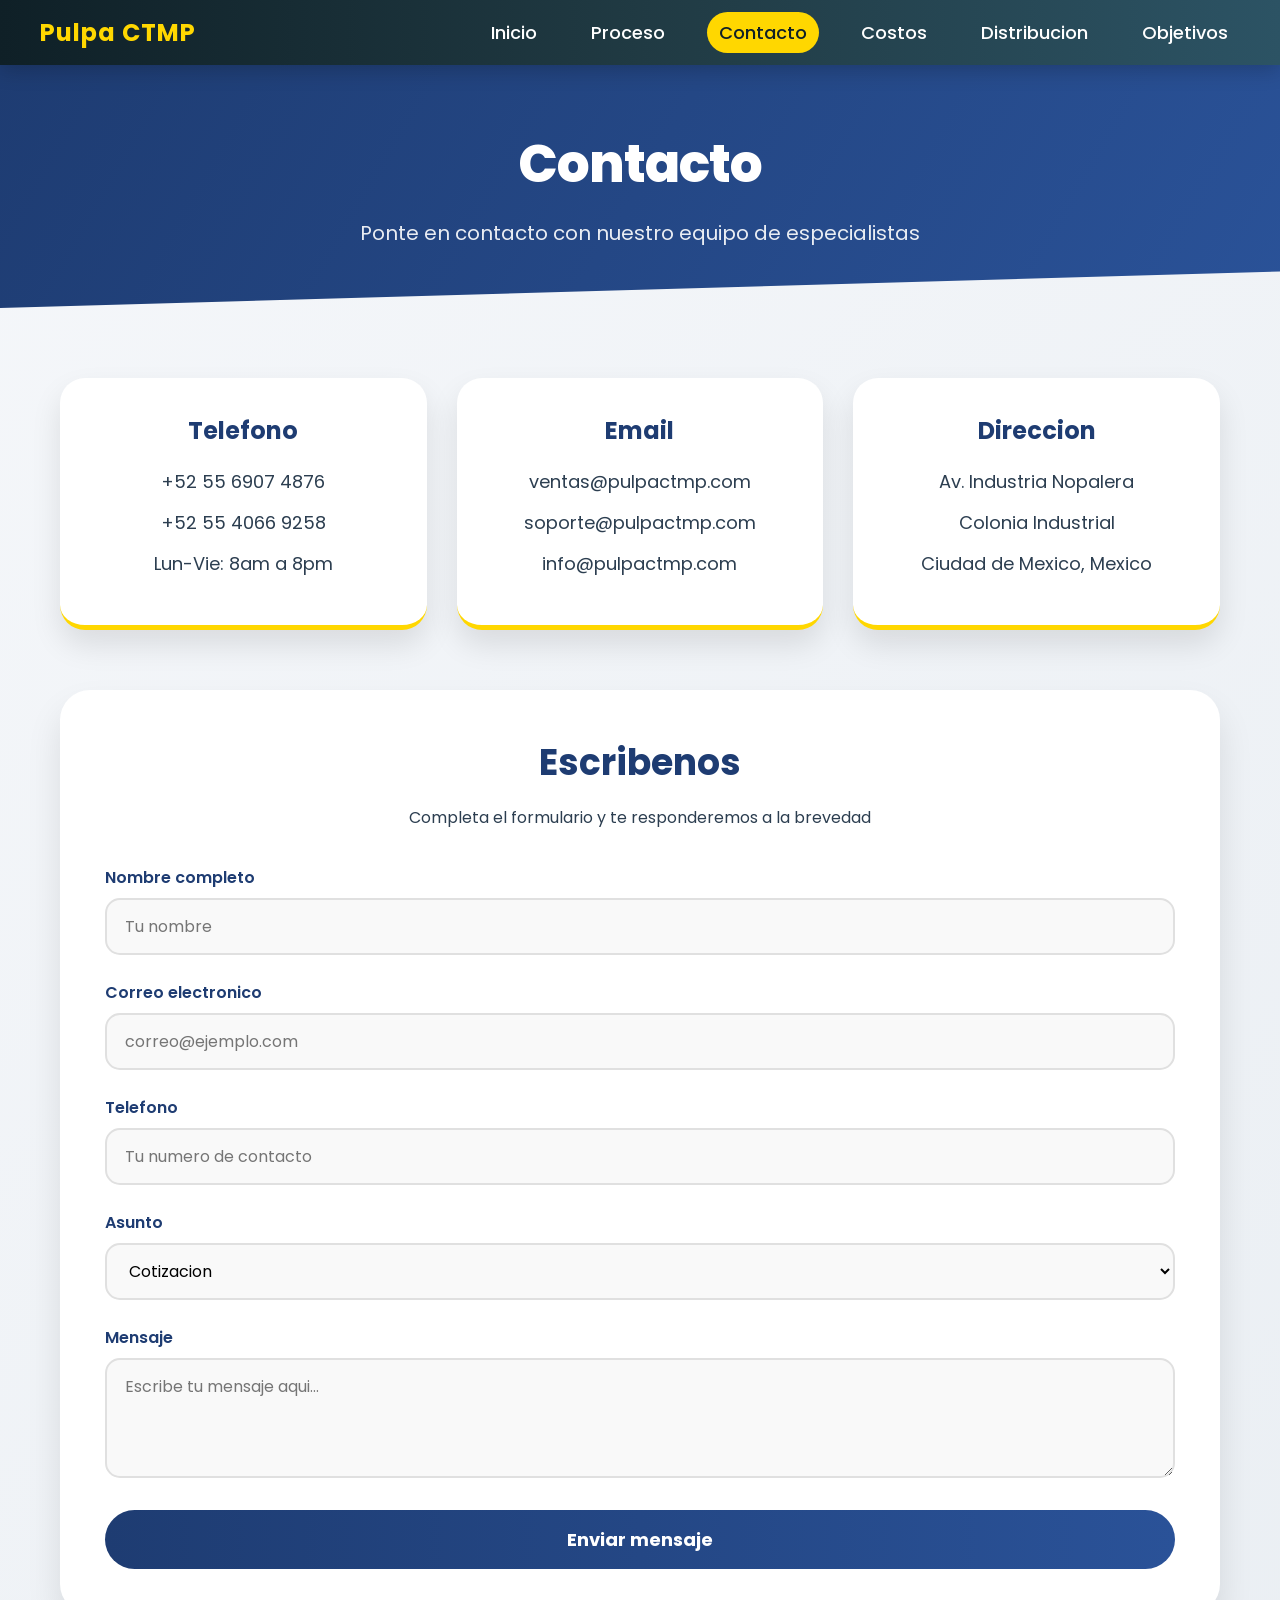
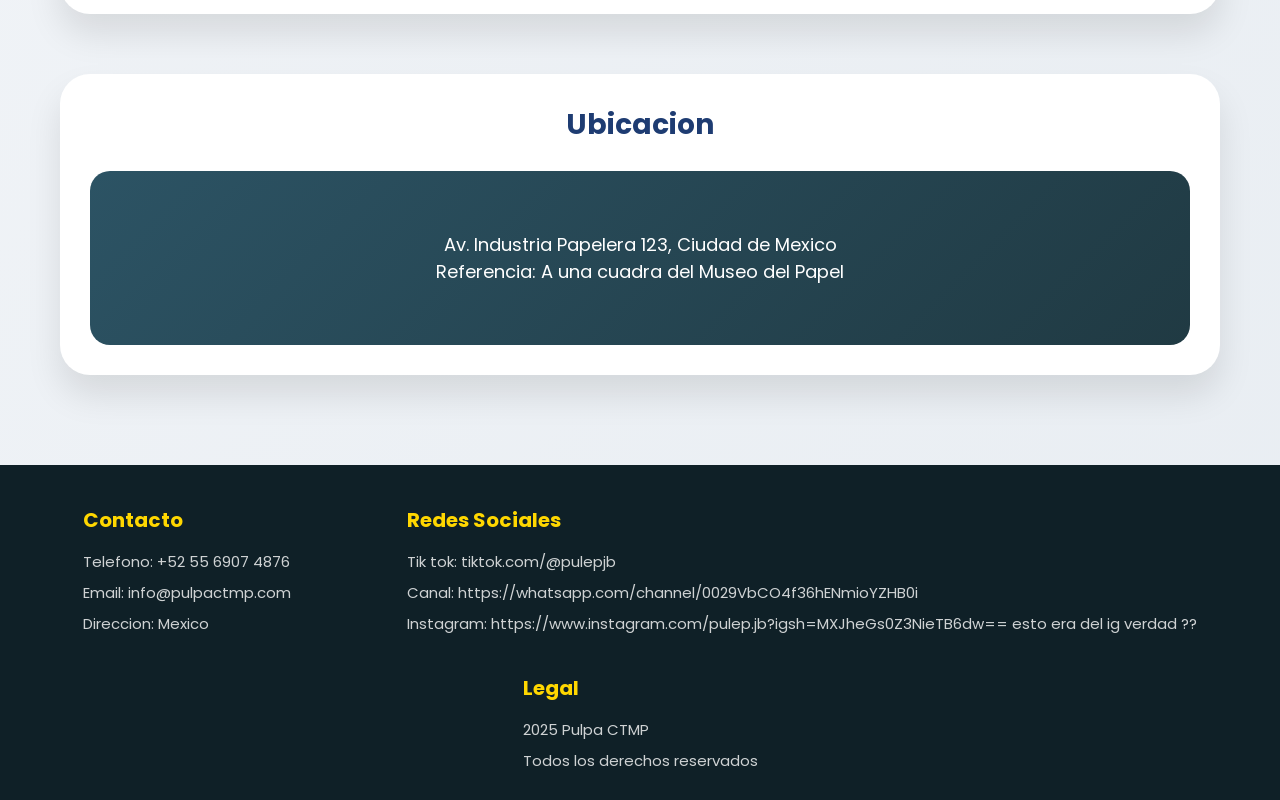
<file: contacto.html>
<!DOCTYPE html>
<html lang="es">
<head>
<meta charset="UTF-8">
<meta name="viewport" content="width=device-width, initial-scale=1.0, user-scalable=yes">
<title>Contacto | Pulpa CTMP</title>
<link href="https://fonts.googleapis.com/css2?family=Poppins:wght@400;500;600;700;800&display=swap" rel="stylesheet">
<link rel="stylesheet" href="estilos.css">
</head>
<body>

<nav class="menu-navegacion">
    <div class="logo-menu">Pulpa CTMP</div>
    <ul class="menu-links">
        <li><a href="bienvenida.html">Inicio</a></li>
        <li><a href="proceso.html">Proceso</a></li>
        <li><a href="contacto.html" class="activo">Contacto</a></li>
        <li><a href="costos.html">Costos</a></li>
        <li><a href="distribucion.html">Distribucion</a></li>
        <li><a href="objetivos.html">Objetivos</a></li>
    </ul>
    <div class="menu-hamburguesa" id="hamburguesa">
        <span></span><span></span><span></span>
    </div>
</nav>

<section class="hero-contacto">
    <h1>Contacto</h1>
    <p>Ponte en contacto con nuestro equipo de especialistas</p>
</section>

<div class="contenedor-contacto">
    <div class="info-grid">
        <div class="tarjeta-info"><h3>Telefono</h3><p>+52 55 6907 4876 </p><p>+52 55 4066 9258 </p><p>Lun-Vie: 8am a 8pm</p></div>
        <div class="tarjeta-info"><h3>Email</h3><p>ventas@pulpactmp.com</p><p>soporte@pulpactmp.com</p><p>info@pulpactmp.com</p></div>
        <div class="tarjeta-info"><h3>Direccion</h3><p>Av. Industria Nopalera</p><p>Colonia Industrial</p><p>Ciudad de Mexico, Mexico</p></div>
    </div>

    <div class="formulario-section">
        <h2>Escribenos</h2>
        <p class="subtitulo-form">Completa el formulario y te responderemos a la brevedad</p>
        <form action="#" method="post">
            <div class="form-grupo"><label>Nombre completo</label><input type="text" placeholder="Tu nombre" required></div>
            <div class="form-grupo"><label>Correo electronico</label><input type="email" placeholder="correo@ejemplo.com" required></div>
            <div class="form-grupo"><label>Telefono</label><input type="tel" placeholder="Tu numero de contacto"></div>
            <div class="form-grupo"><label>Asunto</label><select><option>Cotizacion</option><option>Informacion tecnica</option><option>Quejas o sugerencias</option><option>Otro</option></select></div>
            <div class="form-grupo"><label>Mensaje</label><textarea placeholder="Escribe tu mensaje aqui..."></textarea></div>
            <button type="submit" class="boton-enviar">Enviar mensaje</button>
        </form>
    </div>

    <div class="mapa-section"><h2>Ubicacion</h2><div class="mapa-falso"><p>Av. Industria Papelera 123, Ciudad de Mexico</p><p>Referencia: A una cuadra del Museo del Papel</p></div></div>
</div>

<footer class="pie-pagina">
    <div class="contenedor-footer">
        <div class="col-footer"><h3>Contacto</h3><p>Telefono: +52 55 6907 4876</p><p>Email: info@pulpactmp.com</p><p>Direccion: Mexico</p></div>
        <div class="col-footer"><h3>Redes Sociales</h3><p>Tik tok: tiktok.com/@pulepjb </p><p>Canal: https://whatsapp.com/channel/0029VbCO4f36hENmioYZHB0i </p><p>Instagram: https://www.instagram.com/pulep.jb?igsh=MXJheGs0Z3NieTB6dw== esto era del ig verdad ??</p></div>
        <div class="col-footer"><h3>Legal</h3><p>2025 Pulpa CTMP</p><p>Todos los derechos reservados</p></div>
    </div>
</footer>

<script>
const hamburguesa = document.getElementById('hamburguesa');
const menuLinks = document.querySelector('.menu-links');
if(hamburguesa){ hamburguesa.addEventListener('click', () => { menuLinks.classList.toggle('mostrar'); }); }
</script>

</body>
</html>
</file>
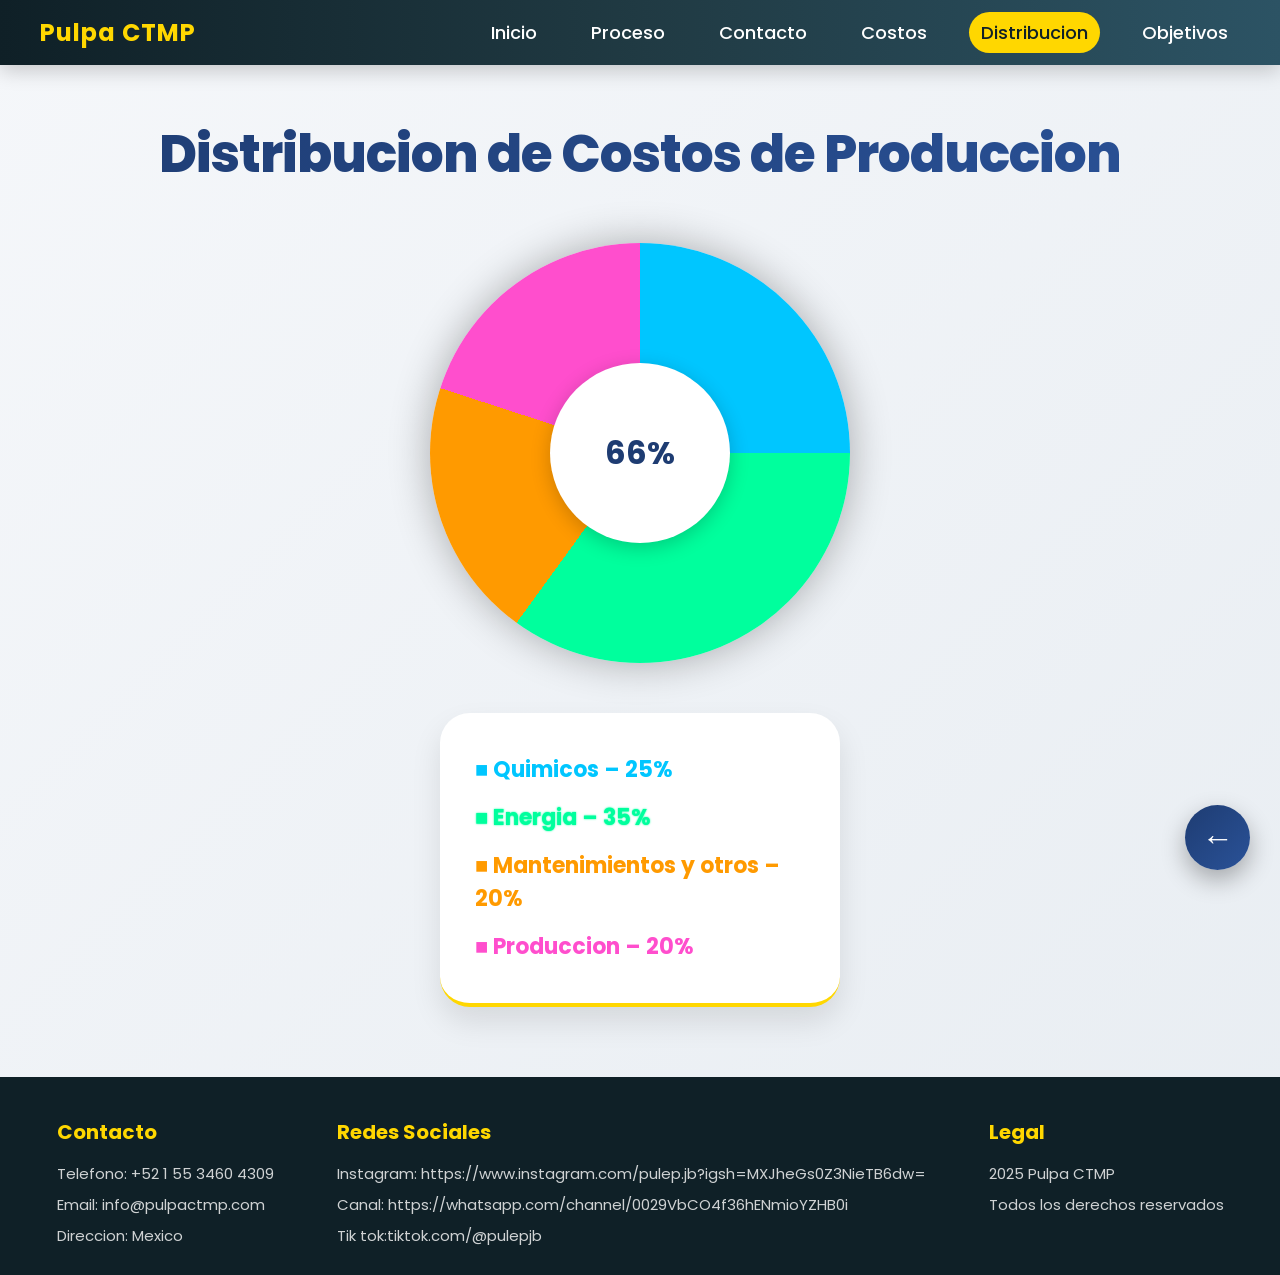
<file: distribucion.html>
<!DOCTYPE html>
<html lang="es">
<head>
<meta charset="UTF-8">
<meta name="viewport" content="width=device-width, initial-scale=1.0, user-scalable=yes">
<title>Distribución de Costos | Pulpa CTMP</title>
<link href="https://fonts.googleapis.com/css2?family=Poppins:wght@400;500;600;700;800&display=swap" rel="stylesheet">
<link rel="stylesheet" href="estilos.css">
</head>
<body>

<nav class="menu-navegacion">
    <div class="logo-menu">Pulpa CTMP</div>
    <ul class="menu-links">
        <li><a href="bienvenida.html">Inicio</a></li>
        <li><a href="proceso.html">Proceso</a></li>
        <li><a href="contacto.html">Contacto</a></li>
        <li><a href="costos.html">Costos</a></li>
        <li><a href="distribucion.html" class="activo">Distribucion</a></li>
        <li><a href="objetivos.html">Objetivos</a></li>
    </ul>
    <div class="menu-hamburguesa" id="hamburguesa">
        <span></span><span></span><span></span>
    </div>
</nav>

<h1 class="titulo-distribucion">Distribucion de Costos de Produccion</h1>

<div class="grafica-circular">
    <div class="centro-grafica" id="total">0%</div>
</div>

<div class="leyenda-distribucion">
    <div class="item-leyenda azul">■ Quimicos – <span id="q">0%</span></div>
    <div class="item-leyenda verde">■ Energia – <span id="e">0%</span></div>
    <div class="item-leyenda naranja">■ Mantenimientos y otros – <span id="t">0%</span></div>
    <div class="item-leyenda rosa">■ Produccion – <span id="p">0%</span></div>
</div>

<div class="flecha-flotante" onclick="regresar()">←</div>

<footer class="pie-pagina">
    <div class="contenedor-footer">
        <div class="col-footer"><h3>Contacto</h3><p>Telefono: +52 1 55 3460 4309</p><p>Email: info@pulpactmp.com</p><p>Direccion: Mexico</p></div>
        <div class="col-footer"><h3>Redes Sociales</h3><p>Instagram: https://www.instagram.com/pulep.jb?igsh=MXJheGs0Z3NieTB6dw=</p><p>Canal: https://whatsapp.com/channel/0029VbCO4f36hENmioYZHB0i</p><p>Tik tok:tiktok.com/@pulepjb</p></div>
        <div class="col-footer"><h3>Legal</h3><p>2025 Pulpa CTMP</p><p>Todos los derechos reservados</p></div>
    </div>
</footer>

<script>
let valores = { q:25, e:35, t:20, p:20 };
function animar(id, valor){
    let i = 0;
    let intervalo = setInterval(()=>{
        if(i >= valor){ clearInterval(intervalo); }
        else { i++; document.getElementById(id).innerText = i + "%"; }
    },30);
}
animar("q", valores.q); animar("e", valores.e); animar("t", valores.t); animar("p", valores.p);
let total = 0;
let intervaloTotal = setInterval(()=>{
    if(total >= 100){ clearInterval(intervaloTotal); }
    else { total++; document.getElementById("total").innerText = total + "%"; }
},20);
function regresar(){ window.location.href = "costos.html"; }

const hamburguesa = document.getElementById('hamburguesa');
const menuLinks = document.querySelector('.menu-links');
if(hamburguesa){ hamburguesa.addEventListener('click', () => { menuLinks.classList.toggle('mostrar'); }); }
</script>

</body>
</html>
</file>
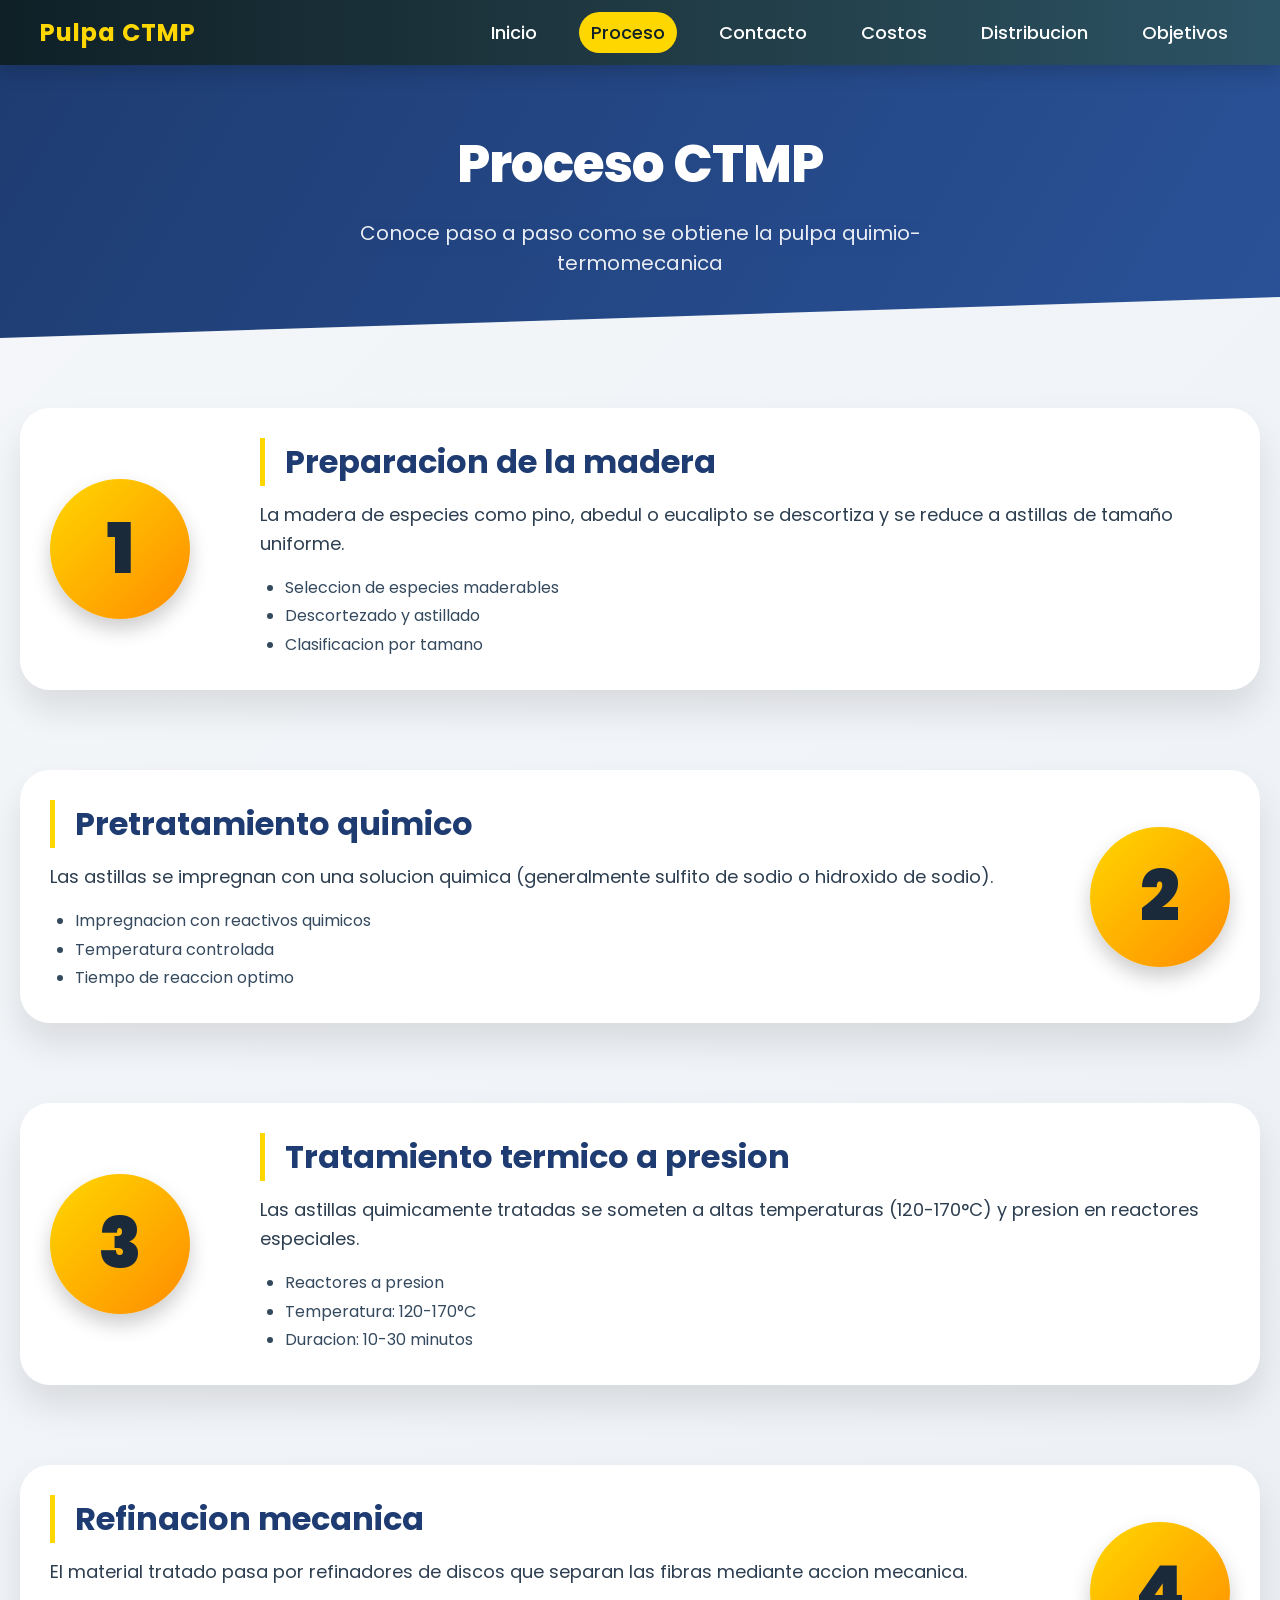
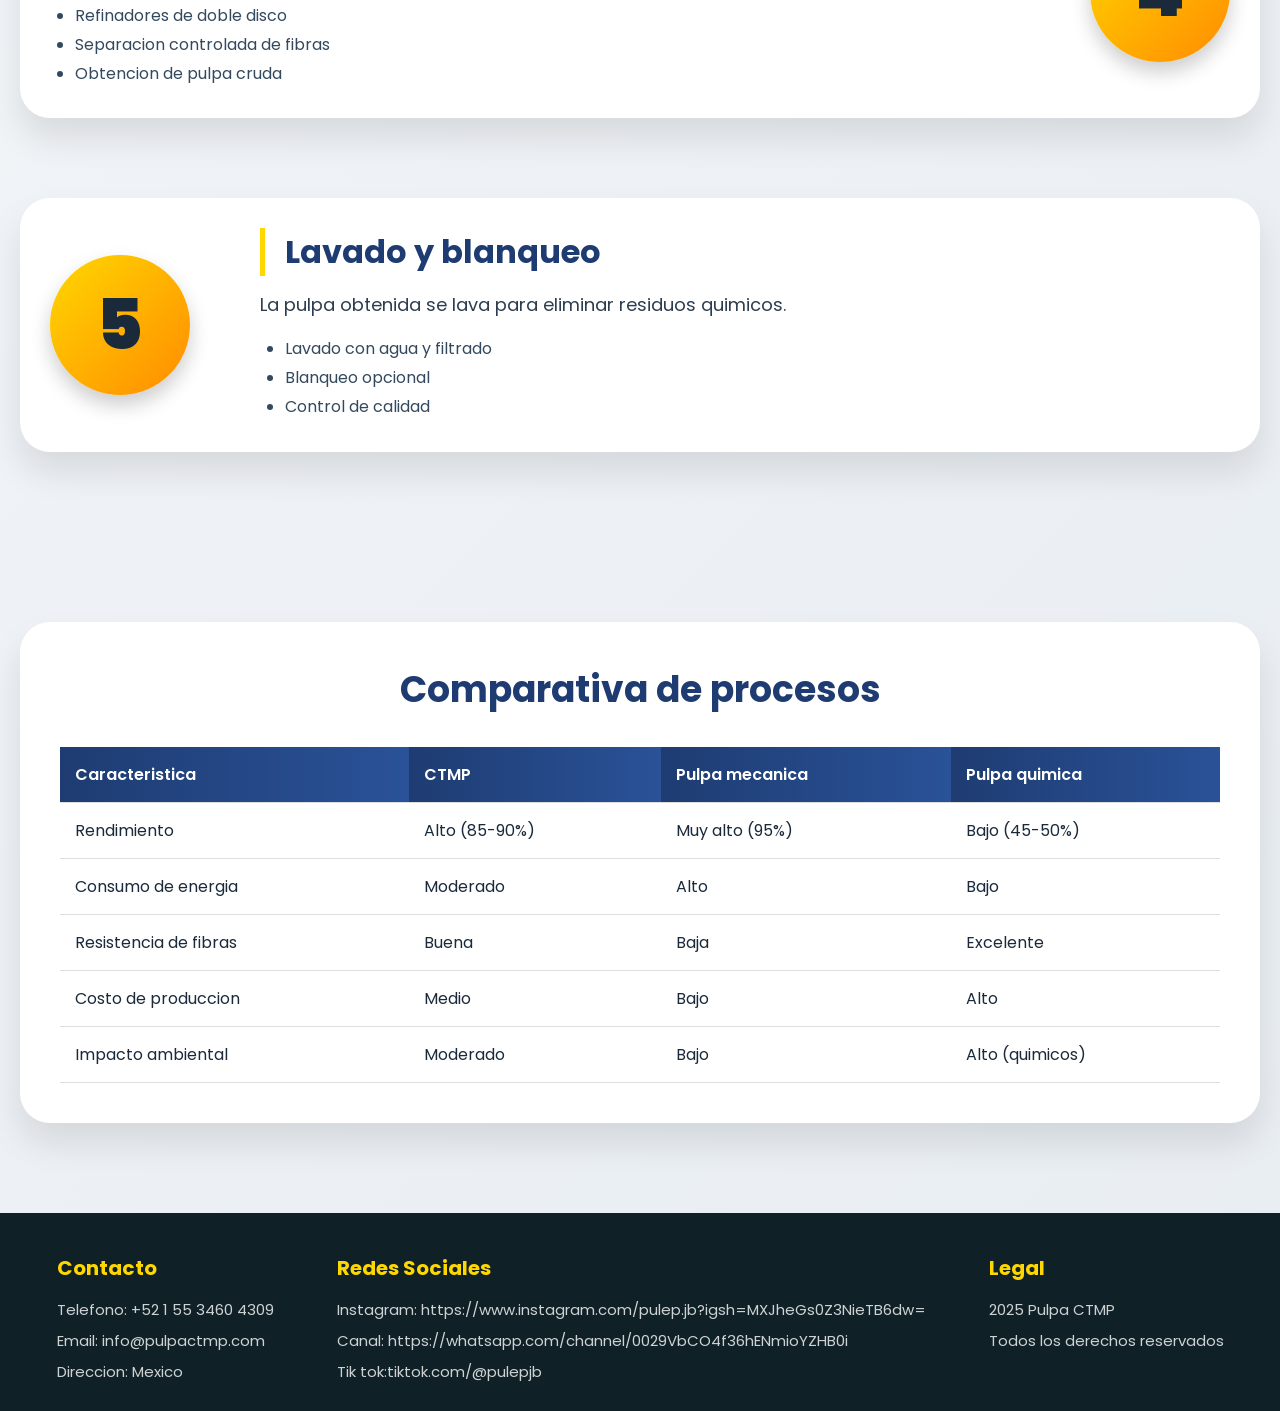
<file: proceso.html>
<!DOCTYPE html>
<html lang="es">
<head>
<meta charset="UTF-8">
<meta name="viewport" content="width=device-width, initial-scale=1.0, user-scalable=yes">
<title>Proceso CTMP | Pulpa CTMP</title>
<link href="https://fonts.googleapis.com/css2?family=Poppins:wght@400;500;600;700;800&display=swap" rel="stylesheet">
<link rel="stylesheet" href="estilos.css">
</head>
<body>

<nav class="menu-navegacion">
    <div class="logo-menu">Pulpa CTMP</div>
    <ul class="menu-links">
        <li><a href="bienvenida.html">Inicio</a></li>
        <li><a href="proceso.html" class="activo">Proceso</a></li>
        <li><a href="contacto.html">Contacto</a></li>
        <li><a href="costos.html">Costos</a></li>
        <li><a href="distribucion.html">Distribucion</a></li>
        <li><a href="objetivos.html">Objetivos</a></li>
    </ul>
    <div class="menu-hamburguesa" id="hamburguesa">
        <span></span><span></span><span></span>
    </div>
</nav>

<section class="hero-proceso">
    <h1>Proceso CTMP</h1>
    <p>Conoce paso a paso como se obtiene la pulpa quimio-termomecanica</p>
</section>

<div class="contenedor-proceso">
    <div class="paso">
        <div class="numero-paso">1</div>
        <div class="info-paso">
            <h2>Preparacion de la madera</h2>
            <p>La madera de especies como pino, abedul o eucalipto se descortiza y se reduce a astillas de tamaño uniforme.</p>
            <ul><li>Seleccion de especies maderables</li><li>Descortezado y astillado</li><li>Clasificacion por tamano</li></ul>
        </div>
    </div>

    <div class="paso">
        <div class="numero-paso">2</div>
        <div class="info-paso">
            <h2>Pretratamiento quimico</h2>
            <p>Las astillas se impregnan con una solucion quimica (generalmente sulfito de sodio o hidroxido de sodio).</p>
            <ul><li>Impregnacion con reactivos quimicos</li><li>Temperatura controlada</li><li>Tiempo de reaccion optimo</li></ul>
        </div>
    </div>

    <div class="paso">
        <div class="numero-paso">3</div>
        <div class="info-paso">
            <h2>Tratamiento termico a presion</h2>
            <p>Las astillas quimicamente tratadas se someten a altas temperaturas (120-170°C) y presion en reactores especiales.</p>
            <ul><li>Reactores a presion</li><li>Temperatura: 120-170°C</li><li>Duracion: 10-30 minutos</li></ul>
        </div>
    </div>

    <div class="paso">
        <div class="numero-paso">4</div>
        <div class="info-paso">
            <h2>Refinacion mecanica</h2>
            <p>El material tratado pasa por refinadores de discos que separan las fibras mediante accion mecanica.</p>
            <ul><li>Refinadores de doble disco</li><li>Separacion controlada de fibras</li><li>Obtencion de pulpa cruda</li></ul>
        </div>
    </div>

    <div class="paso">
        <div class="numero-paso">5</div>
        <div class="info-paso">
            <h2>Lavado y blanqueo</h2>
            <p>La pulpa obtenida se lava para eliminar residuos quimicos.</p>
            <ul><li>Lavado con agua y filtrado</li><li>Blanqueo opcional</li><li>Control de calidad</li></ul>
        </div>
    </div>
</div>

<div class="contenedor-proceso">
    <div class="seccion-tabla">
        <h2>Comparativa de procesos</h2>
        <table class="tabla-proceso">
            <thead><tr><th>Caracteristica</th><th>CTMP</th><th>Pulpa mecanica</th><th>Pulpa quimica</th></tr></thead>
            <tbody>
                <tr><td>Rendimiento</td><td>Alto (85-90%)</td><td>Muy alto (95%)</td><td>Bajo (45-50%)</td></tr>
                <tr><td>Consumo de energia</td><td>Moderado</td><td>Alto</td><td>Bajo</td></tr>
                <tr><td>Resistencia de fibras</td><td>Buena</td><td>Baja</td><td>Excelente</td></tr>
                <tr><td>Costo de produccion</td><td>Medio</td><td>Bajo</td><td>Alto</td></tr>
                <tr><td>Impacto ambiental</td><td>Moderado</td><td>Bajo</td><td>Alto (quimicos)</td></tr>
            </tbody>
        </table>
    </div>
</div>

<footer class="pie-pagina">
    <div class="contenedor-footer">
        <div class="col-footer"><h3>Contacto</h3><p>Telefono: +52 1 55 3460 4309</p><p>Email: info@pulpactmp.com</p><p>Direccion: Mexico</p></div>
        <div class="col-footer"><h3>Redes Sociales</h3><p>Instagram: https://www.instagram.com/pulep.jb?igsh=MXJheGs0Z3NieTB6dw=</p><p>Canal: https://whatsapp.com/channel/0029VbCO4f36hENmioYZHB0i</p><p>Tik tok:tiktok.com/@pulepjb</p></div>
        <div class="col-footer"><h3>Legal</h3><p>2025 Pulpa CTMP</p><p>Todos los derechos reservados</p></div>
    </div>
</footer>

<script>
const hamburguesa = document.getElementById('hamburguesa');
const menuLinks = document.querySelector('.menu-links');
if(hamburguesa){
    hamburguesa.addEventListener('click', () => {
        menuLinks.classList.toggle('mostrar');
    });
}
</script>

</body>
</html>
</file>
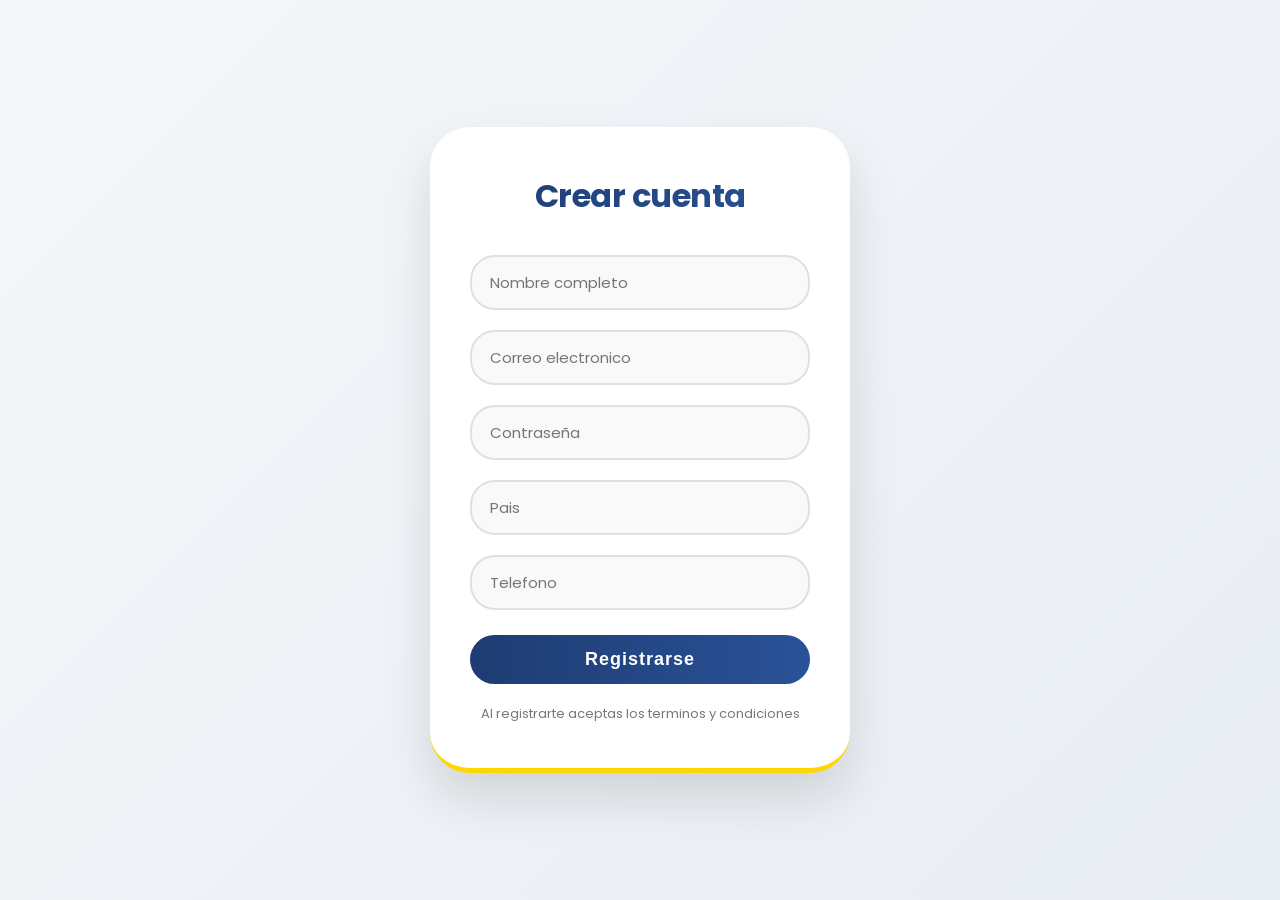
<file: registro.html>
<!DOCTYPE html>
<html lang="es">
<head>
<meta charset="UTF-8">
<meta name="viewport" content="width=device-width, initial-scale=1.0, user-scalable=yes">
<title>Registro | Pulpa CTMP</title>
<link href="https://fonts.googleapis.com/css2?family=Poppins:wght@400;500;600;700;800&display=swap" rel="stylesheet">
<link rel="stylesheet" href="estilos.css">
</head>
<body>

<div class="contenedor-registro">
    <div class="formulario-registro">
        <h2 class="titulo-registro">Crear cuenta</h2>

        <form action="bienvenida.html">
            <input type="text" name="nombre" class="input-registro" placeholder="Nombre completo" required>
            <input type="email" name="correo" class="input-registro" placeholder="Correo electronico" required>
            <input type="password" name="password" class="input-registro" placeholder="Contraseña" required>
            <input type="text" name="pais" class="input-registro" placeholder="Pais" required>
            <input type="tel" name="telefono" class="input-registro" placeholder="Telefono" required>
            <button type="submit" class="boton-registro">Registrarse</button>
        </form>

        <div class="texto-extra">
            Al registrarte aceptas los terminos y condiciones
        </div>
    </div>
</div>

</body>
</html>
</file>
<file: estilos.css>
/* ===== ESTILOS GLOBALES ===== */
* {
    margin: 0;
    padding: 0;
    box-sizing: border-box;
}

body {
    font-family: 'Poppins', 'Segoe UI', Arial, sans-serif;
    background: linear-gradient(135deg, #f5f7fa 0%, #e8edf2 100%);
    color: #1a2a3a;
    min-height: 100vh;
}

/* ===== MENU DE NAVEGACION ===== */
.menu-navegacion {
    background: linear-gradient(90deg, #0f2027, #203a43, #2c5364);
    display: flex;
    justify-content: space-between;
    align-items: center;
    padding: 15px 40px;
    position: sticky;
    top: 0;
    z-index: 1000;
    flex-wrap: wrap;
    box-shadow: 0 5px 20px rgba(0, 0, 0, 0.2);
}

.logo-menu {
    color: #ffd700;
    font-size: 24px;
    font-weight: bold;
    letter-spacing: 1px;
}

.menu-links {
    display: flex;
    list-style: none;
    gap: 30px;
    margin: 0;
    padding: 0;
}

.menu-links li a {
    color: white;
    text-decoration: none;
    font-size: 18px;
    padding: 8px 12px;
    transition: 0.4s;
    font-weight: 500;
}

.menu-links li a:hover,
.menu-links li a.activo {
    background: #ffd700;
    color: #0f2027;
    border-radius: 25px;
}

.menu-hamburguesa {
    display: none;
    flex-direction: column;
    cursor: pointer;
}

.menu-hamburguesa span {
    width: 25px;
    height: 3px;
    background: white;
    margin: 3px 0;
    transition: 0.3s;
}

/* ===== PIE DE PAGINA ===== */
.pie-pagina {
    background-color: #0f2027;
    color: white;
    padding: 40px 20px 20px 20px;
    margin-top: 70px;
}

.contenedor-footer {
    display: flex;
    justify-content: space-around;
    flex-wrap: wrap;
    gap: 30px;
    max-width: 1200px;
    margin: 0 auto;
}

.col-footer h3 {
    margin-bottom: 15px;
    font-size: 20px;
    color: #ffd700;
}

.col-footer p {
    margin: 8px 0;
    font-size: 15px;
    opacity: 0.8;
}

/* ===== CONTENEDOR CENTRAL (para bienvenida/index) ===== */
.contenedor-central {
    max-width: 1400px;
    margin: 0 auto;
    padding: 20px;
}

/* ===== MENSAJE FLOTANTE ===== */
.mensaje {
    position: fixed;
    top: 0;
    width: 100%;
    background: #4CAF50;
    color: white;
    text-align: center;
    padding: 15px;
    font-size: 20px;
    font-weight: bold;
    z-index: 2000;
    animation: desaparecer 5s forwards;
    box-shadow: 0 3px 10px rgba(0, 0, 0, 0.2);
}

@keyframes desaparecer {
    0% { opacity: 0; }
    20% { opacity: 1; }
    80% { opacity: 1; }
    100% { opacity: 0; visibility: hidden; }
}

/* ===== TITULO PRINCIPAL ===== */
.titulo {
    text-align: center;
    font-size: 52px;
    font-weight: 800;
    margin-top: 100px;
    margin-bottom: 40px;
    background: linear-gradient(120deg, #1e3c72, #2a5298);
    background-clip: text;
    -webkit-background-clip: text;
    color: transparent;
    letter-spacing: -1px;
}

/* ===== CONTENEDOR DE CONTENIDO (slider + texto) ===== */
.contenido {
    display: flex;
    align-items: center;
    justify-content: center;
    gap: 50px;
    padding: 40px;
    flex-wrap: wrap;
    max-width: 1400px;
    margin: 0 auto;
}

/* ===== TARJETAS ===== */
.card {
    background: white;
    padding: 25px;
    border-radius: 30px;
    box-shadow: 0 20px 35px rgba(0, 0, 0, 0.1);
    transition: transform 0.3s, box-shadow 0.3s;
    border-bottom: 5px solid #ffd700;
}

.card:hover {
    transform: translateY(-8px);
    box-shadow: 0 30px 45px rgba(0, 0, 0, 0.15);
}

/* ===== SLIDER ===== */
.slider {
    position: relative;
    width: 600px;
    height: 400px;
    overflow: hidden;
    border-radius: 20px;
}

.slider img {
    width: 100%;
    height: 100%;
    object-fit: cover;
    position: absolute;
    opacity: 0;
    transition: opacity 1s;
}

.slider img.activa {
    opacity: 1;
}

/* ===== TEXTO ===== */
.texto {
    max-width: 550px;
}

.texto h2 {
    font-size: 28px;
    color: #1e3c72;
    margin-top: 20px;
    margin-bottom: 12px;
    border-left: 5px solid #ffd700;
    padding-left: 18px;
}

.texto h2:first-of-type {
    margin-top: 0;
}

.texto p {
    font-size: 17px;
    line-height: 1.6;
    color: #2c3e50;
    margin-bottom: 15px;
}

.texto ul {
    font-size: 17px;
    margin-left: 25px;
    color: #2c3e50;
    line-height: 1.8;
}

/* ===== PORTADA ===== */
.contenedor-portada {
    text-align: center;
    padding: 50px 40px;
    border-radius: 50px;
    background: rgba(255, 255, 255, 0.95);
    box-shadow: 0 25px 50px rgba(0, 0, 0, 0.15);
    animation: aparecer 1s ease;
    max-width: 90%;
    width: 650px;
    border: 1px solid rgba(255, 215, 0, 0.2);
    position: relative;
    z-index: 10;
    margin: 0 auto;
    position: absolute;
    top: 50%;
    left: 50%;
    transform: translate(-50%, -50%);
}

.logo-portada {
    width: 320px;
    max-width: 80%;
    border-radius: 30px;
    margin-bottom: 25px;
    animation: zoom 1.5s ease;
    box-shadow: 0 20px 35px rgba(0, 0, 0, 0.15);
    border: 3px solid rgba(255, 215, 0, 0.3);
    transition: 0.3s;
}

.logo-portada:hover {
    transform: scale(1.02);
    border-color: #ffd700;
}

.titulo-portada {
    font-size: 42px;
    font-weight: 800;
    margin: 25px 0;
    background: linear-gradient(120deg, #1e3c72, #2a5298);
    background-clip: text;
    -webkit-background-clip: text;
    color: transparent;
    letter-spacing: -1px;
}

.boton-portada {
    display: inline-block;
    margin-top: 20px;
    background: linear-gradient(90deg, #1e3c72, #2a5298);
    color: white;
    padding: 16px 45px;
    font-size: 20px;
    font-weight: 600;
    text-decoration: none;
    border-radius: 50px;
    transition: 0.4s;
    box-shadow: 0 8px 20px rgba(0, 0, 0, 0.2);
    letter-spacing: 1px;
    border: none;
    cursor: pointer;
}

.boton-portada:hover {
    background: linear-gradient(90deg, #ffd700, #ff8c00);
    color: #1a2a3a;
    transform: scale(1.08);
    box-shadow: 0 12px 25px rgba(0, 0, 0, 0.25);
}

/* ===== REGISTRO ===== */
.contenedor-registro {
    display: flex;
    justify-content: center;
    align-items: center;
    min-height: 100vh;
    padding: 20px;
}

.formulario-registro {
    background: white;
    padding: 45px 40px;
    border-radius: 40px;
    box-shadow: 0 25px 50px rgba(0, 0, 0, 0.12);
    width: 100%;
    max-width: 420px;
    text-align: center;
    animation: aparecer 0.8s ease;
    border-bottom: 5px solid #ffd700;
    transition: 0.3s;
}

.formulario-registro:hover {
    transform: translateY(-5px);
    box-shadow: 0 35px 55px rgba(0, 0, 0, 0.15);
}

.titulo-registro {
    margin-bottom: 25px;
    font-weight: 700;
    font-size: 32px;
    background: linear-gradient(120deg, #1e3c72, #2a5298);
    background-clip: text;
    -webkit-background-clip: text;
    color: transparent;
    letter-spacing: -0.5px;
}

.input-registro {
    width: 100%;
    padding: 14px 18px;
    margin: 10px 0;
    border-radius: 25px;
    border: 2px solid #e0e0e0;
    font-size: 15px;
    font-family: 'Poppins', sans-serif;
    outline: none;
    transition: 0.3s;
    background: #f9f9f9;
}

.input-registro:focus {
    border-color: #ffd700;
    background: white;
    box-shadow: 0 0 0 3px rgba(255, 215, 0, 0.2);
}

.boton-registro {
    width: 100%;
    padding: 14px;
    background: linear-gradient(90deg, #1e3c72, #2a5298);
    color: white;
    border: none;
    border-radius: 40px;
    font-size: 18px;
    font-weight: 600;
    cursor: pointer;
    transition: 0.3s;
    margin-top: 15px;
    letter-spacing: 1px;
}

.boton-registro:hover {
    background: linear-gradient(90deg, #ffd700, #ff8c00);
    color: #1a2a3a;
    transform: scale(1.02);
}

.texto-extra {
    margin-top: 20px;
    font-size: 13px;
    color: #777;
    line-height: 1.5;
}

/* ===== OBJETIVOS ===== */
.contenedor-objetivos {
    display: flex;
    justify-content: center;
    align-items: center;
    gap: 60px;
    padding: 50px 40px;
    flex-wrap: wrap;
    max-width: 1400px;
    margin: 0 auto;
}

.titulo-objetivos {
    text-align: center;
    margin-top: 50px;
    font-size: 52px;
    font-weight: 800;
    background: linear-gradient(120deg, #1e3c72, #2a5298);
    background-clip: text;
    -webkit-background-clip: text;
    color: transparent;
    letter-spacing: -1px;
    animation: fadeIn 1s ease;
}

.flip-card {
    width: 480px;
    height: 580px;
    perspective: 1200px;
}

.flip-card-inner {
    position: relative;
    width: 100%;
    height: 100%;
    transition: transform 0.7s cubic-bezier(0.4, 0.2, 0.2, 1);
    transform-style: preserve-3d;
    border-radius: 30px;
}

.flip-card:hover .flip-card-inner {
    transform: rotateY(180deg) scale(1.02);
}

.flip-card-front, .flip-card-back {
    position: absolute;
    width: 100%;
    height: 100%;
    backface-visibility: hidden;
    border-radius: 30px;
    box-shadow: 0 25px 45px rgba(0, 0, 0, 0.2);
    display: flex;
    flex-direction: column;
    justify-content: center;
    align-items: center;
    padding: 30px;
}

.flip-card-front {
    background: white;
    border-bottom: 5px solid #ffd700;
}

.flip-card-front img {
    width: 100%;
    height: 280px;
    object-fit: cover;
    border-radius: 20px;
    margin-bottom: 25px;
    box-shadow: 0 10px 20px rgba(0, 0, 0, 0.1);
}

.flip-card-front h2, .flip-card-back h2 {
    font-size: 32px;
    margin-bottom: 15px;
    font-weight: 700;
}

.flip-card-front h2 {
    color: #1e3c72;
}

.flip-card-front p, .flip-card-back p {
    font-size: 18px;
    line-height: 1.6;
    text-align: center;
}

.flip-card-back {
    background: linear-gradient(135deg, #1e3c72, #2a5298);
    color: white;
    transform: rotateY(180deg);
}

.flip-card-back h2 {
    color: #ffd700;
}

.caja-objetivos {
    background: white;
    padding: 28px;
    margin: 20px 0;
    border-radius: 25px;
    box-shadow: 0 15px 30px rgba(0, 0, 0, 0.1);
    text-align: left;
    line-height: 1.7;
    transition: transform 0.3s, box-shadow 0.3s;
    border-left: 5px solid #ffd700;
}

.caja-objetivos:hover {
    transform: translateX(8px);
    box-shadow: 0 20px 35px rgba(0, 0, 0, 0.15);
}

.caja-objetivos b {
    font-size: 22px;
    color: #1e3c72;
    display: block;
    margin-bottom: 15px;
    border-bottom: 2px solid #ffd700;
    padding-bottom: 8px;
}

.caja-objetivos ul {
    margin-left: 25px;
    margin-top: 12px;
}

.caja-objetivos li {
    margin: 8px 0;
    font-size: 17px;
}

/* ===== PROCESO ===== */
.hero-proceso {
    background: linear-gradient(120deg, #1e3c72, #2a5298);
    color: white;
    text-align: center;
    padding: 60px 20px;
    margin-bottom: 50px;
    clip-path: polygon(0 0, 100% 0, 100% 85%, 0 100%);
}

.hero-proceso h1 {
    font-size: 52px;
    font-weight: 800;
    margin-bottom: 15px;
    letter-spacing: -1px;
}

.hero-proceso p {
    font-size: 20px;
    max-width: 700px;
    margin: 0 auto;
    opacity: 0.9;
}

.contenedor-proceso {
    max-width: 1300px;
    margin: 0 auto;
    padding: 20px;
}

.paso {
    display: flex;
    align-items: center;
    gap: 40px;
    margin-bottom: 80px;
    background: white;
    border-radius: 30px;
    box-shadow: 0 20px 35px rgba(0, 0, 0, 0.1);
    overflow: hidden;
    transition: transform 0.3s, box-shadow 0.3s;
}

.paso:hover {
    transform: translateY(-8px);
    box-shadow: 0 30px 45px rgba(0, 0, 0, 0.15);
}

.paso:nth-child(even) {
    flex-direction: row-reverse;
}

.numero-paso {
    background: linear-gradient(135deg, #ffd700, #ff8c00);
    color: #1a2a3a;
    font-size: 70px;
    font-weight: 900;
    width: 140px;
    height: 140px;
    display: flex;
    align-items: center;
    justify-content: center;
    border-radius: 50%;
    margin: 30px;
    flex-shrink: 0;
    box-shadow: 0 10px 20px rgba(0, 0, 0, 0.2);
}

.info-paso {
    padding: 30px 30px 30px 0;
    flex: 1;
}

.paso:nth-child(even) .info-paso {
    padding: 30px 0 30px 30px;
}

.info-paso h2 {
    font-size: 32px;
    color: #1e3c72;
    margin-bottom: 15px;
    border-left: 5px solid #ffd700;
    padding-left: 20px;
}

.info-paso p {
    font-size: 18px;
    line-height: 1.6;
    color: #2c3e50;
    margin-bottom: 15px;
}

.info-paso ul {
    margin-left: 25px;
    font-size: 16px;
    color: #34495e;
    line-height: 1.8;
}

.seccion-tabla {
    background: white;
    border-radius: 30px;
    padding: 40px;
    margin-top: 50px;
    box-shadow: 0 20px 35px rgba(0, 0, 0, 0.1);
}

.seccion-tabla h2 {
    text-align: center;
    font-size: 36px;
    color: #1e3c72;
    margin-bottom: 30px;
}

.tabla-proceso {
    width: 100%;
    border-collapse: collapse;
    font-size: 16px;
}

.tabla-proceso th,
.tabla-proceso td {
    padding: 15px;
    text-align: left;
    border-bottom: 1px solid #ddd;
}

.tabla-proceso th {
    background: linear-gradient(90deg, #1e3c72, #2a5298);
    color: white;
    font-weight: 600;
}

.tabla-proceso tr:hover {
    background: #f5f5f5;
}

/* ===== COSTOS ===== */
.titulo-costos {
    text-align: center;
    margin-top: 50px;
    font-size: 52px;
    font-weight: 800;
    background: linear-gradient(120deg, #1e3c72, #2a5298);
    background-clip: text;
    -webkit-background-clip: text;
    color: transparent;
    letter-spacing: -1px;
}

.contenedor-costos {
    display: flex;
    justify-content: center;
    gap: 50px;
    margin: 60px 40px;
    flex-wrap: wrap;
}

.caja-costos {
    background: white;
    width: 380px;
    padding: 35px 25px;
    border-radius: 30px;
    box-shadow: 0 20px 35px rgba(0, 0, 0, 0.1);
    cursor: pointer;
    transition: all 0.4s ease;
    text-align: center;
    border-bottom: 5px solid #ffd700;
    position: relative;
    overflow: hidden;
}

.caja-costos::before {
    content: "";
    position: absolute;
    top: 0;
    left: -100%;
    width: 100%;
    height: 5px;
    background: linear-gradient(90deg, #ffd700, #ff8c00);
    transition: 0.4s;
}

.caja-costos:hover::before {
    left: 0;
}

.caja-costos:hover {
    transform: translateY(-12px);
    box-shadow: 0 30px 45px rgba(0, 0, 0, 0.2);
}

.titulo-costo {
    font-size: 28px;
    font-weight: 700;
    color: #1e3c72;
    margin-bottom: 20px;
}

.precio-mxn {
    color: #2a5298;
    font-size: 32px;
    font-weight: bold;
    margin: 15px 0;
}

.precio-eur {
    color: #e67e22;
    font-size: 24px;
    font-weight: bold;
    margin: 10px 0;
}

.info-costos {
    background: white;
    width: 80%;
    max-width: 900px;
    margin: 40px auto;
    padding: 35px;
    border-radius: 30px;
    box-shadow: 0 15px 30px rgba(0, 0, 0, 0.1);
    text-align: left;
    border-left: 5px solid #ffd700;
}

.info-costos .titulo {
    font-size: 28px;
    font-weight: 700;
    color: #1e3c72;
    margin-bottom: 25px;
    border-bottom: 2px solid #ffd700;
    padding-bottom: 10px;
}

.info-costos p {
    font-size: 20px;
    margin: 15px 0;
    line-height: 1.6;
}

.info-costos b {
    color: #2a5298;
    font-size: 24px;
}

#imagenVista {
    display: none;
    padding: 40px 20px;
    background: white;
    border-radius: 40px;
    max-width: 900px;
    margin: 40px auto;
    box-shadow: 0 25px 45px rgba(0, 0, 0, 0.15);
    text-align: center;
    animation: fadeIn 0.5s ease;
}

#tituloImg {
    font-size: 32px;
    color: #1e3c72;
    margin-bottom: 25px;
}

#imgMostrada {
    width: 100%;
    max-width: 600px;
    border-radius: 25px;
    margin: 20px 0;
    transition: 0.4s;
    cursor: zoom-in;
    box-shadow: 0 10px 25px rgba(0, 0, 0, 0.2);
}

.zoom {
    transform: scale(1.3);
    cursor: zoom-out;
}

/* ===== DISTRIBUCION ===== */
.titulo-distribucion {
    margin-top: 50px;
    font-size: 52px;
    font-weight: 800;
    background: linear-gradient(120deg, #1e3c72, #2a5298);
    background-clip: text;
    -webkit-background-clip: text;
    color: transparent;
    letter-spacing: -1px;
    text-align: center;
}

.grafica-circular {
    width: 420px;
    height: 420px;
    margin: 50px auto;
    border-radius: 50%;
    background: conic-gradient(#00c6ff 0% 25%, #00ff9d 25% 60%, #ff9a00 60% 80%, #ff4ecd 80% 100%);
    animation: girar 2s ease;
    box-shadow: 0 0 40px rgba(0, 0, 0, 0.3);
    position: relative;
}

@keyframes girar {
    from { transform: rotate(0deg) scale(0); }
    to { transform: rotate(360deg) scale(1); }
}

.centro-grafica {
    position: absolute;
    top: 50%;
    left: 50%;
    transform: translate(-50%, -50%);
    background: white;
    width: 180px;
    height: 180px;
    border-radius: 50%;
    display: flex;
    align-items: center;
    justify-content: center;
    font-size: 32px;
    font-weight: bold;
    color: #1e3c72;
    box-shadow: 0 5px 20px rgba(0, 0, 0, 0.2);
}

.leyenda-distribucion {
    width: 400px;
    margin: 30px auto;
    text-align: left;
    background: white;
    padding: 25px 35px;
    border-radius: 30px;
    box-shadow: 0 15px 30px rgba(0, 0, 0, 0.1);
    border-bottom: 4px solid #ffd700;
}

.item-leyenda {
    margin: 15px 0;
    font-size: 22px;
    font-weight: 500;
}

.azul { color: #00c6ff; font-weight: bold; }
.verde { color: #00ff9d; font-weight: bold; text-shadow: 0 0 2px #00ff9d; }
.naranja { color: #ff9a00; font-weight: bold; }
.rosa { color: #ff4ecd; font-weight: bold; }

/* ===== CONTACTO ===== */
.hero-contacto {
    background: linear-gradient(120deg, #1e3c72, #2a5298);
    color: white;
    text-align: center;
    padding: 60px 20px;
    margin-bottom: 50px;
    clip-path: polygon(0 0, 100% 0, 100% 85%, 0 100%);
}

.hero-contacto h1 {
    font-size: 52px;
    font-weight: 800;
    margin-bottom: 15px;
    letter-spacing: -1px;
}

.hero-contacto p {
    font-size: 20px;
    max-width: 700px;
    margin: 0 auto;
    opacity: 0.9;
}

.contenedor-contacto {
    max-width: 1200px;
    margin: 0 auto;
    padding: 20px;
}

.info-grid {
    display: grid;
    grid-template-columns: repeat(auto-fit, minmax(280px, 1fr));
    gap: 30px;
    margin-bottom: 60px;
}

.tarjeta-info {
    background: white;
    padding: 35px 25px;
    border-radius: 25px;
    text-align: center;
    box-shadow: 0 15px 30px rgba(0, 0, 0, 0.1);
    transition: transform 0.3s, box-shadow 0.3s;
    border-bottom: 5px solid #ffd700;
}

.tarjeta-info:hover {
    transform: translateY(-10px);
    box-shadow: 0 25px 40px rgba(0, 0, 0, 0.15);
}

.tarjeta-info h3 {
    font-size: 24px;
    color: #1e3c72;
    margin-bottom: 20px;
}

.tarjeta-info p {
    font-size: 18px;
    line-height: 1.6;
    color: #2c3e50;
    margin: 12px 0;
}

.formulario-section {
    background: white;
    border-radius: 30px;
    padding: 45px;
    margin-bottom: 60px;
    box-shadow: 0 20px 35px rgba(0, 0, 0, 0.1);
}

.formulario-section h2 {
    text-align: center;
    font-size: 36px;
    color: #1e3c72;
    margin-bottom: 15px;
}

.subtitulo-form {
    text-align: center;
    color: #2c3e50;
    margin-bottom: 35px;
    font-size: 16px;
}

.form-grupo {
    margin-bottom: 25px;
}

.form-grupo label {
    display: block;
    font-weight: 600;
    color: #1e3c72;
    margin-bottom: 8px;
    font-size: 16px;
}

.form-grupo input,
.form-grupo select,
.form-grupo textarea {
    width: 100%;
    padding: 14px 18px;
    border: 2px solid #e0e0e0;
    border-radius: 15px;
    font-size: 16px;
    font-family: inherit;
    transition: 0.3s;
    background: #f9f9f9;
}

.form-grupo input:focus,
.form-grupo select:focus,
.form-grupo textarea:focus {
    outline: none;
    border-color: #ffd700;
    background: white;
    box-shadow: 0 0 0 3px rgba(255, 215, 0, 0.2);
}

.form-grupo textarea {
    resize: vertical;
    min-height: 120px;
}

.boton-enviar {
    background: linear-gradient(90deg, #1e3c72, #2a5298);
    color: white;
    border: none;
    padding: 16px 35px;
    font-size: 18px;
    font-weight: bold;
    border-radius: 40px;
    cursor: pointer;
    width: 100%;
    transition: 0.3s;
    font-family: inherit;
}

.boton-enviar:hover {
    background: linear-gradient(90deg, #ffd700, #ff8c00);
    color: #1a2a3a;
    transform: scale(1.02);
}

.mapa-section {
    background: white;
    border-radius: 30px;
    padding: 30px;
    text-align: center;
    box-shadow: 0 20px 35px rgba(0, 0, 0, 0.1);
}

.mapa-section h2 {
    font-size: 28px;
    color: #1e3c72;
    margin-bottom: 25px;
}

.mapa-falso {
    background: linear-gradient(135deg, #2c5364, #203a43);
    border-radius: 20px;
    padding: 60px 20px;
    color: white;
}

.mapa-falso p {
    font-size: 18px;
}

/* ===== ELEMENTOS COMUNES ===== */
.flecha-flotante {
    position: fixed;
    bottom: 30px;
    right: 30px;
    background: linear-gradient(135deg, #1e3c72, #2a5298);
    color: white;
    width: 65px;
    height: 65px;
    border-radius: 50%;
    display: flex;
    align-items: center;
    justify-content: center;
    font-size: 32px;
    cursor: pointer;
    box-shadow: 0 10px 25px rgba(0, 0, 0, 0.3);
    transition: 0.3s;
    z-index: 1000;
    animation: rebote 1.5s infinite;
    text-decoration: none;
    border: none;
}

.flecha-flotante:hover {
    background: linear-gradient(135deg, #ffd700, #ff8c00);
    transform: scale(1.1);
    color: #1a2a3a;
}

.boton-regresar {
    display: inline-block;
    background: linear-gradient(90deg, #1e3c72, #2a5298);
    color: white;
    padding: 14px 35px;
    border-radius: 40px;
    font-size: 18px;
    font-weight: bold;
    cursor: pointer;
    margin-top: 25px;
    transition: 0.3s;
    border: none;
    text-decoration: none;
}

.boton-regresar:hover {
    background: linear-gradient(90deg, #ffd700, #ff8c00);
    color: #1a2a3a;
    transform: scale(1.05);
}

/* ===== ANIMACIONES ===== */
@keyframes aparecer {
    from {
        opacity: 0;
        transform: translateY(40px);
    }
    to {
        opacity: 1;
        transform: translateY(0);
    }
}

@keyframes zoom {
    from {
        transform: scale(0.6);
        opacity: 0;
    }
    to {
        transform: scale(1);
        opacity: 1;
    }
}

@keyframes fadeIn {
    from {
        opacity: 0;
        transform: translateY(-20px);
    }
    to {
        opacity: 1;
        transform: translateY(0);
    }
}

@keyframes rebote {
    0%, 100% { transform: translateY(0); }
    50% { transform: translateY(-8px); }
}

/* ===== RESPONSIVE ===== */
@media (max-width: 768px) {
    .menu-links {
        display: none;
        width: 100%;
        flex-direction: column;
        background: #203a43;
        text-align: center;
        padding: 15px 0;
        margin-top: 10px;
    }
    
    .menu-links.mostrar {
        display: flex;
    }
    
    .menu-hamburguesa {
        display: flex;
    }
    
    .contenedor-footer {
        flex-direction: column;
        text-align: center;
    }
    
    .titulo-objetivos, .titulo-costos, .titulo-distribucion,
    .hero-proceso h1, .hero-contacto h1, .titulo {
        font-size: 32px;
    }
    
    .contenido {
        padding: 20px;
        gap: 30px;
    }
    
    .slider {
        width: 100%;
        height: 250px;
    }
    
    .texto {
        max-width: 100%;
    }
    
    .texto h2 {
        font-size: 24px;
    }
    
    .flip-card {
        width: 100%;
        max-width: 380px;
        height: 500px;
    }
    
    .paso {
        flex-direction: column !important;
        text-align: center;
    }
    
    .numero-paso {
        width: 100px;
        height: 100px;
        font-size: 50px;
        margin: 20px auto 0;
    }
    
    .info-paso {
        padding: 20px !important;
    }
    
    .info-paso h2 {
        border-left: none;
        border-top: 4px solid #ffd700;
        padding-top: 15px;
        text-align: center;
    }
    
    .grafica-circular {
        width: 280px;
        height: 280px;
    }
    
    .centro-grafica {
        width: 120px;
        height: 120px;
        font-size: 22px;
    }
    
    .leyenda-distribucion {
        width: 90%;
        padding: 20px;
    }
    
    .item-leyenda {
        font-size: 18px;
    }
    
    .formulario-section {
        padding: 25px;
    }
    
    .contenedor-costos {
        margin: 30px 20px;
    }
    
    .caja-costos {
        width: 100%;
        max-width: 350px;
    }
    
    .contenedor-portada {
        width: 90%;
        padding: 35px 25px;
    }
    
    .titulo-portada {
        font-size: 28px;
    }
    
    .logo-portada {
        width: 200px;
    }
    
    .formulario-registro {
        padding: 35px 25px;
    }
}
</file>
